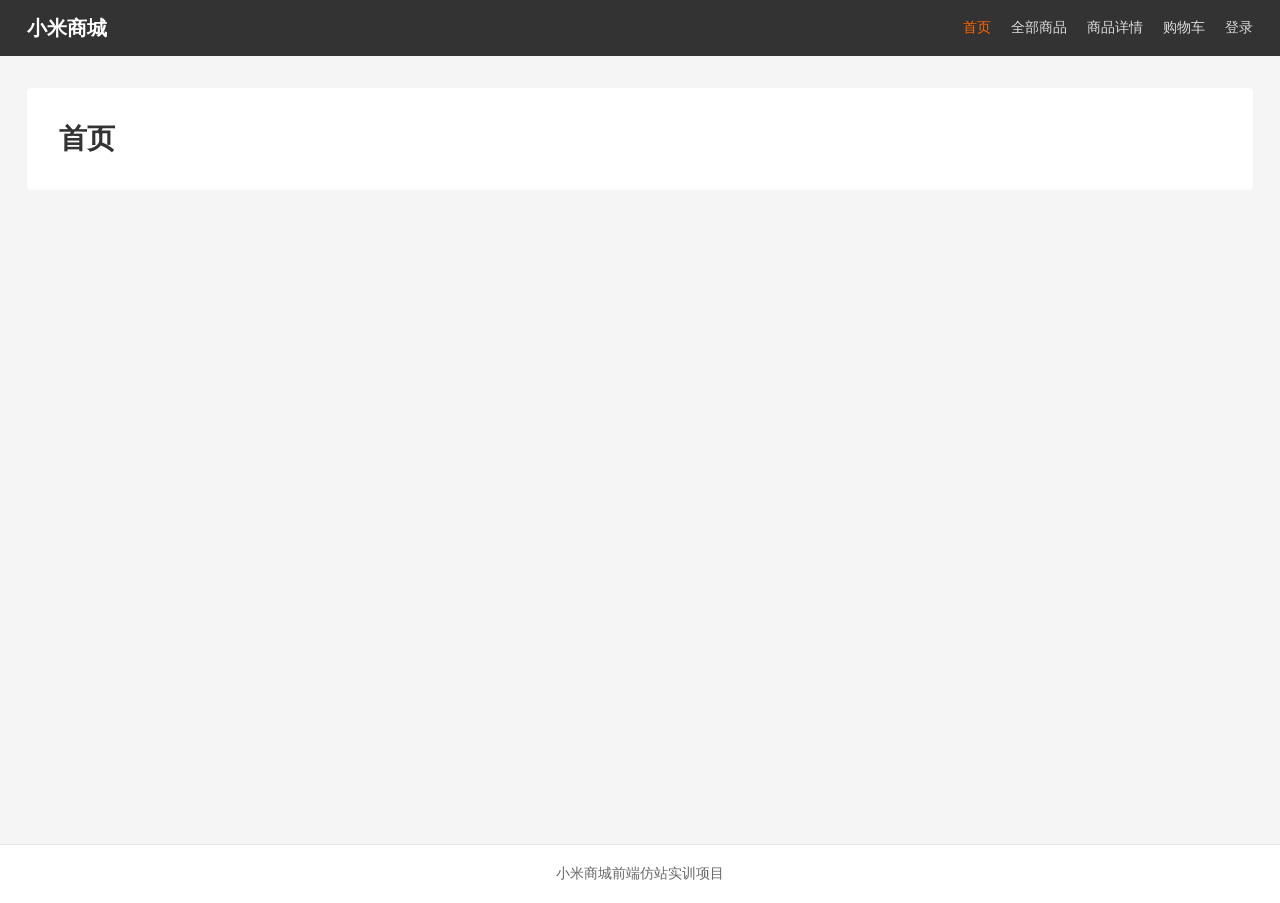
<file: index.html>
﻿<!DOCTYPE html>
<html lang="zh-CN">
<head>
    <meta charset="UTF-8">
    <meta name="viewport" content="width=device-width, initial-scale=1.0">
    <title>小米商城 - 首页</title>
    <link rel="stylesheet" href="css/style.css">
</head>
<body>
    <header class="site-header">
        <div class="container nav-box">
            <a class="logo" href="index.html">小米商城</a>
            <nav class="main-nav">
                <a class="active" href="index.html">首页</a>
                <a href="products.html">全部商品</a>
                <a href="detail.html">商品详情</a>
                <a href="cart.html">购物车</a>
                <a href="login.html">登录</a>
            </nav>
        </div>
    </header>

    <main class="container page-main">
        <section class="page-title">
            <h1>首页</h1>
        </section>

        <!-- 本页内容由对应负责人继续开发 -->
    </main>

    <footer class="site-footer">
        <div class="container">小米商城前端仿站实训项目</div>
    </footer>

    <script src="js/main.js"></script>
</body>
</html>
</file>
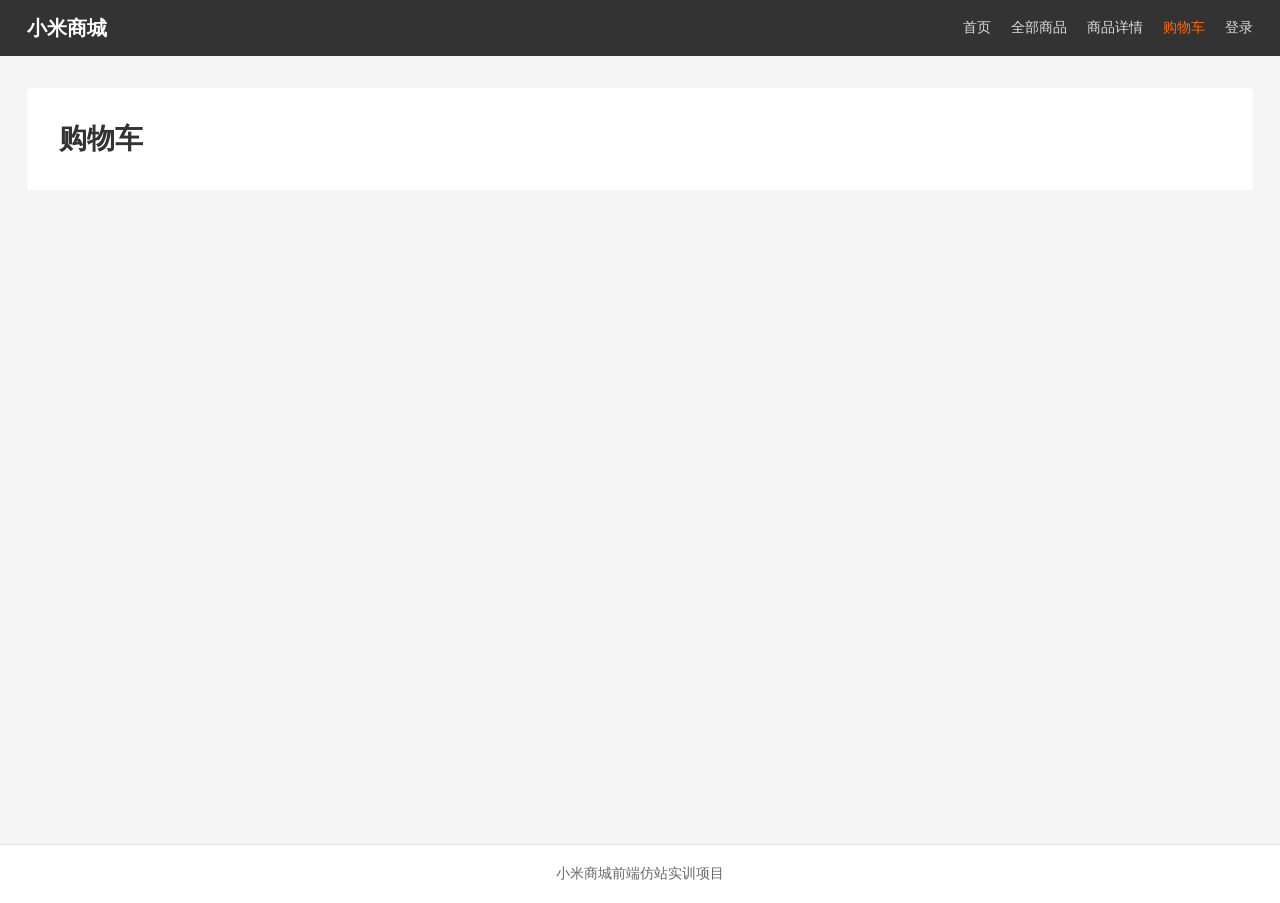
<file: cart.html>
﻿<!DOCTYPE html>
<html lang="zh-CN">
<head>
    <meta charset="UTF-8">
    <meta name="viewport" content="width=device-width, initial-scale=1.0">
    <title>小米商城 - 购物车</title>
    <link rel="stylesheet" href="css/style.css">
</head>
<body>
    <header class="site-header">
        <div class="container nav-box">
            <a class="logo" href="index.html">小米商城</a>
            <nav class="main-nav">
                <a href="index.html">首页</a>
                <a href="products.html">全部商品</a>
                <a href="detail.html">商品详情</a>
                <a class="active" href="cart.html">购物车</a>
                <a href="login.html">登录</a>
            </nav>
        </div>
    </header>

    <main class="container page-main">
        <section class="page-title">
            <h1>购物车</h1>
        </section>

        <!-- 本页内容由对应负责人继续开发 -->
    </main>

    <footer class="site-footer">
        <div class="container">小米商城前端仿站实训项目</div>
    </footer>

    <script src="js/main.js"></script>
</body>
</html>
</file>
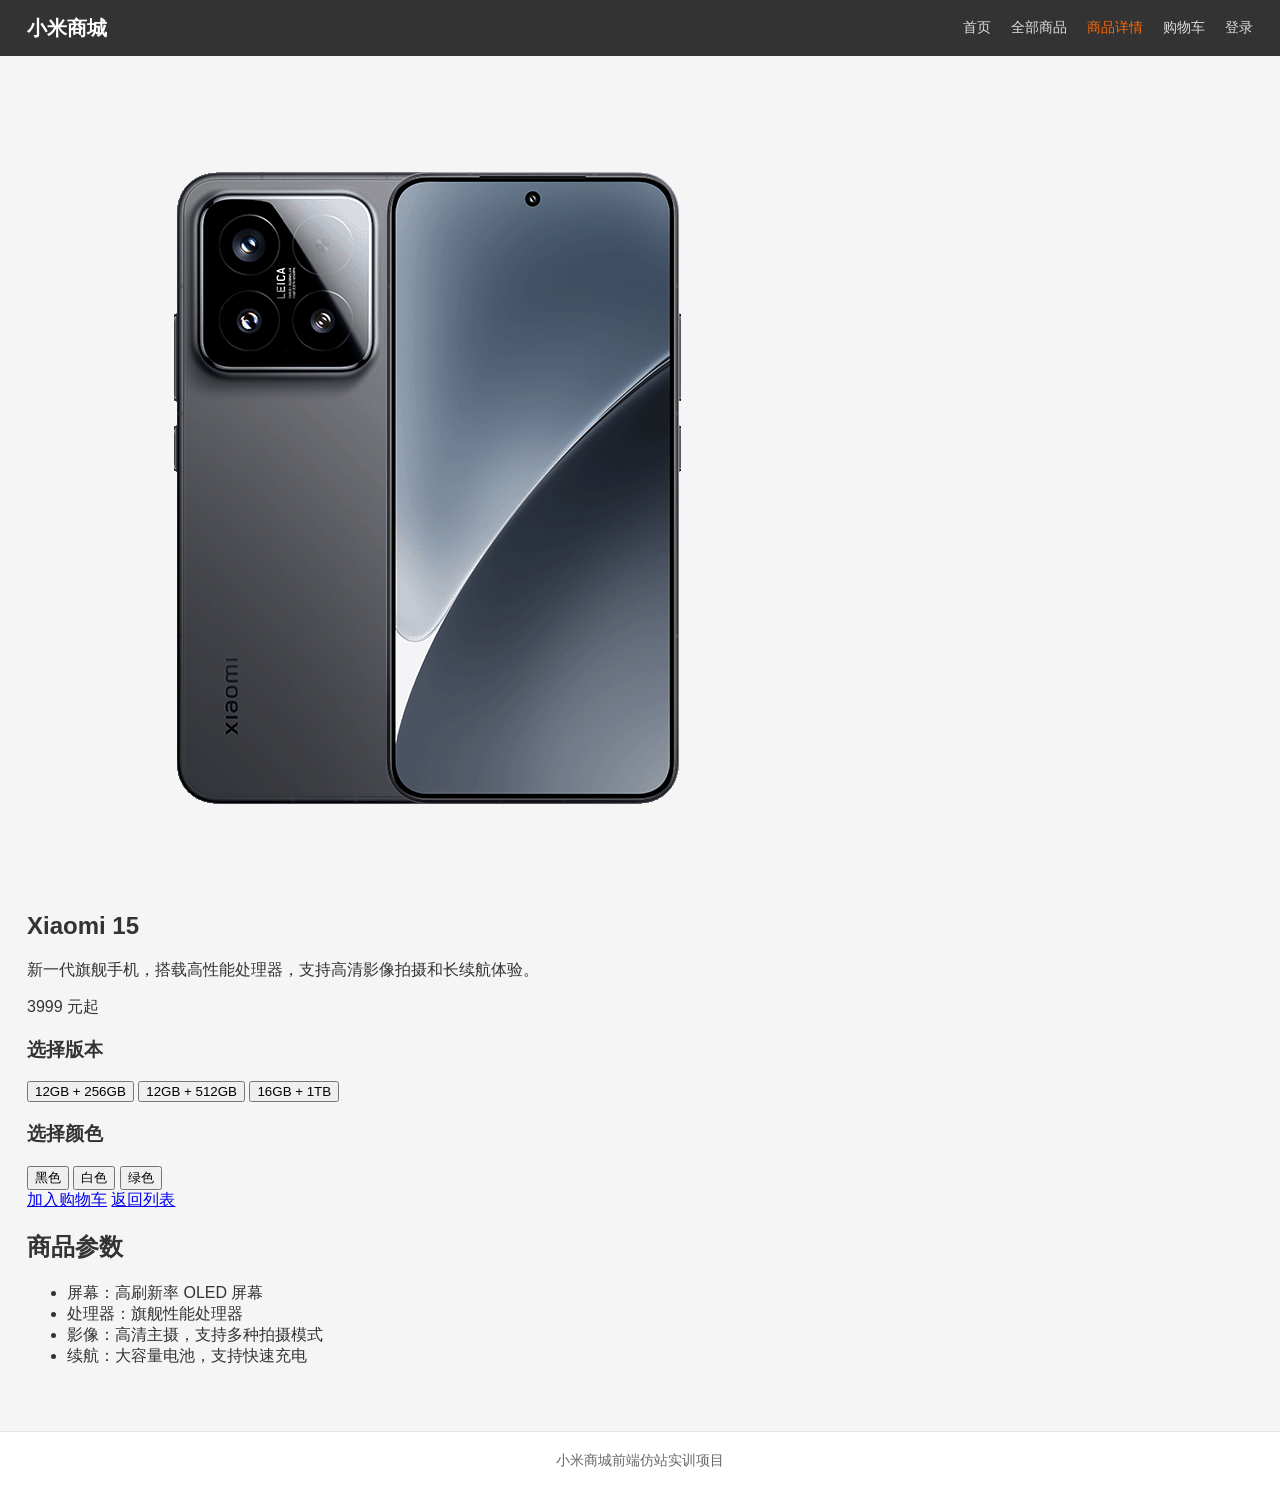
<file: detail.html>
<!DOCTYPE html>
<html lang="zh-CN">
<head>
    <meta charset="UTF-8">
    <meta name="viewport" content="width=device-width, initial-scale=1.0">
    <title>小米商城 - 商品详情</title>
    <link rel="stylesheet" href="css/style.css">
</head>
<body>
    <header class="site-header">
        <div class="container nav-box">
            <a class="logo" href="index.html">小米商城</a>
            <nav class="main-nav">
                <a href="index.html">首页</a>
                <a href="products.html">全部商品</a>
                <a class="active" href="detail.html">商品详情</a>
                <a href="cart.html">购物车</a>
                <a href="login.html">登录</a>
            </nav>
        </div>
    </header>

    <main class="container page-main">
        <section class="detail-box">
            <div class="detail-image">
                <div class="big-product-img"><img src="images\pms_1730124020.85532513.png" alt="Xiaomi 15" class="phone-img"></div>
            </div>

            <div class="detail-info">
                <h1>Xiaomi 15</h1>
                <p class="detail-desc">新一代旗舰手机，搭载高性能处理器，支持高清影像拍摄和长续航体验。</p>
                <p class="detail-price">3999 元起</p>

                <div class="option-group">
                    <h3>选择版本</h3>
                    <div class="option-list" data-group="ram">
                        <button class="option-btn active" type="button">12GB + 256GB</button>
                        <button class="option-btn" type="button">12GB + 512GB</button>
                        <button class="option-btn" type="button">16GB + 1TB</button>
                    </div>
                </div>

                <div class="option-group">
                    <h3>选择颜色</h3>
                    <div class="option-list" data-group="color">
                        <button class="option-btn active" type="button" data-img="images\pms_1730124020.85532513.png">黑色</button>
                        <button class="option-btn" type="button" data-img="images\pms_1730124020.81653464.png">白色</button>
                        <button class="option-btn" type="button" data-img="images\pms_1730124020.81975836.png">绿色</button>
                    </div>
                </div>

                <div class="detail-actions">
                    <a class="buy-button" href="cart.html">加入购物车</a>
                    <a class="back-button" href="products.html">返回列表</a>
                </div>
            </div>
        </section>

        <section class="detail-params">
            <h2>商品参数</h2>
            <ul>
                <li>屏幕：高刷新率 OLED 屏幕</li>
                <li>处理器：旗舰性能处理器</li>
                <li>影像：高清主摄，支持多种拍摄模式</li>
                <li>续航：大容量电池，支持快速充电</li>
            </ul>
        </section>
    </main>

    <footer class="site-footer">
        <div class="container">小米商城前端仿站实训项目</div>
    </footer>

    <script src="js/main.js"></script>
    <script>const imgBox = document.querySelector('.phone-img');

// 处理内存版本按钮
const ramBtns = document.querySelectorAll('[data-group="ram"] .option-btn');
ramBtns.forEach(btn => {
  btn.onclick = function(){
    ramBtns.forEach(b => b.classList.remove('active'));
    this.classList.add('active');
  }
})

// 处理颜色按钮（切换图片+本组选中）
const colorBtns = document.querySelectorAll('[data-group="color"] .option-btn');
colorBtns.forEach(btn => {
  btn.onclick = function(){
    colorBtns.forEach(b => b.classList.remove('active'));
    this.classList.add('active');
    imgBox.src = this.dataset.img;
  }
})</script>
</body>
</html>
</file>
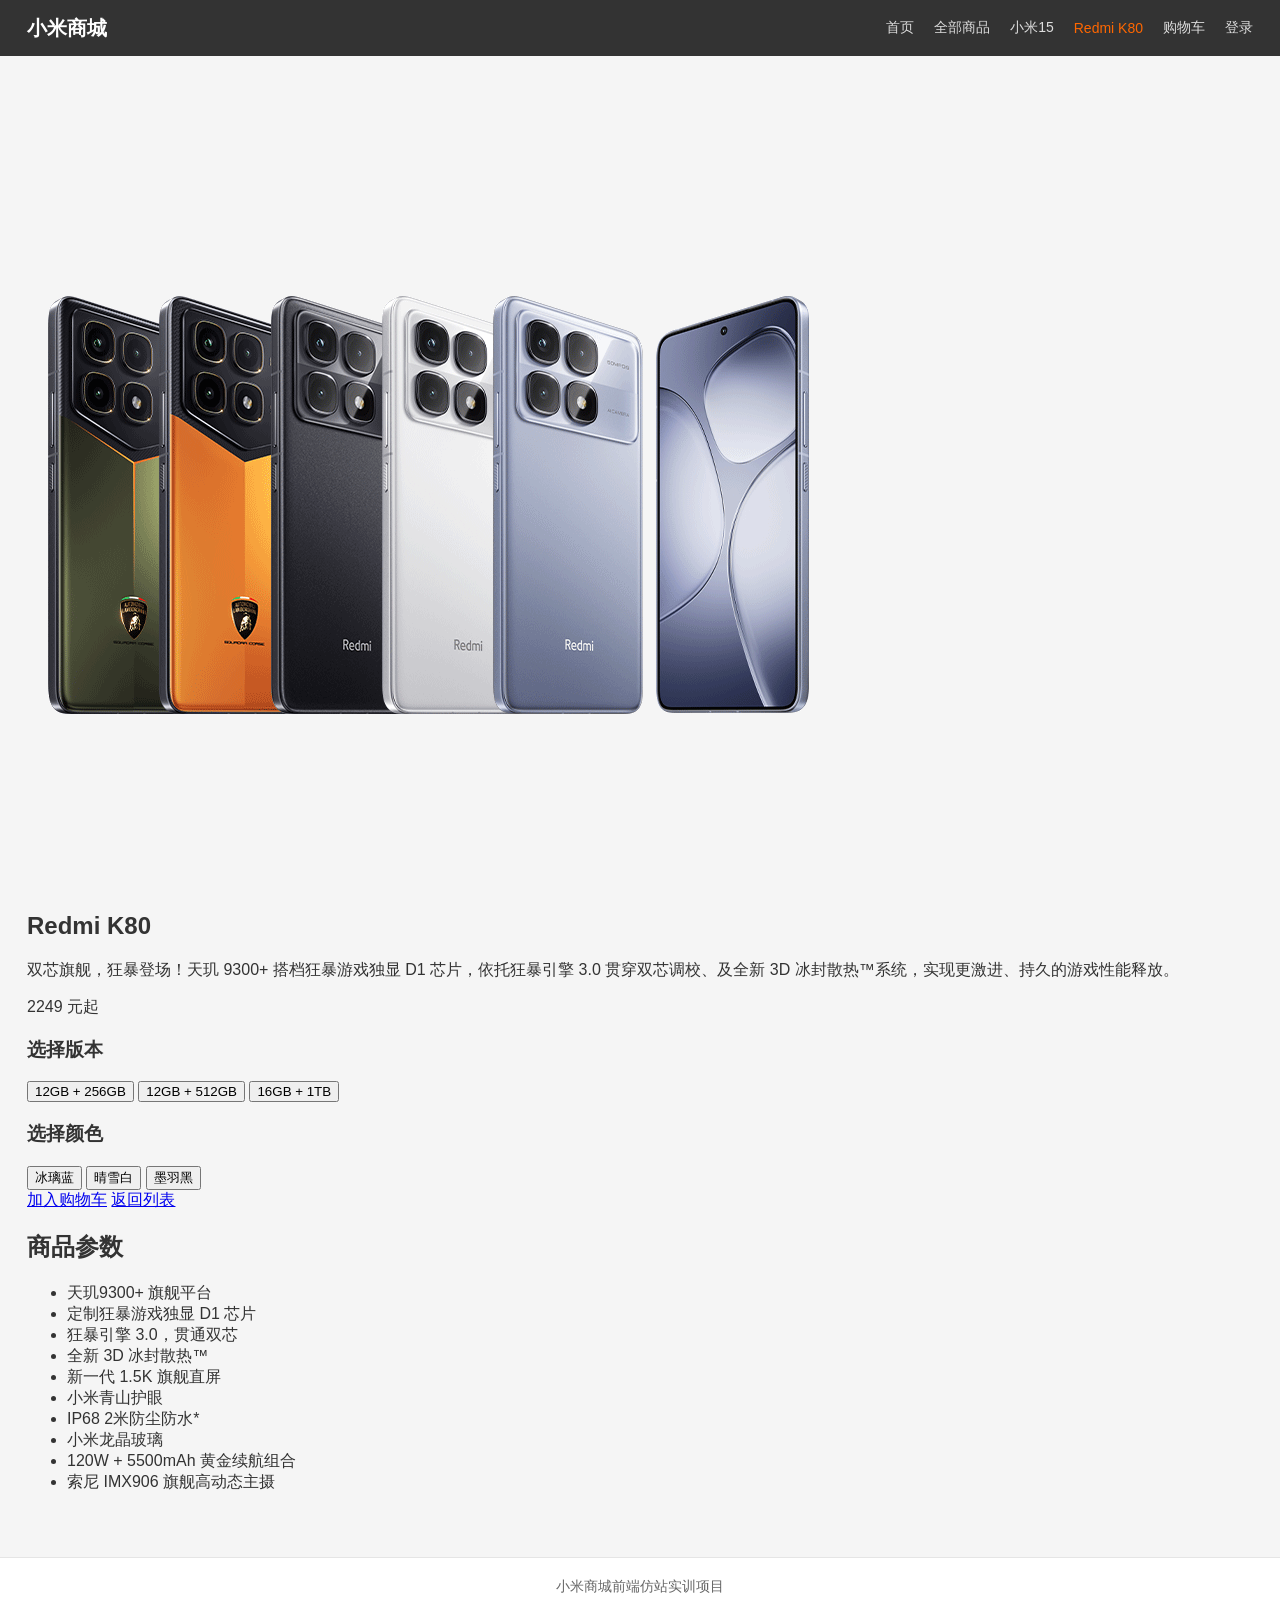
<file: detail2.html>
<!DOCTYPE html>
<html lang="zh-CN">
<head>
    <meta charset="UTF-8">
    <meta name="viewport" content="width=device-width, initial-scale=1.0">
    <title>小米商城 - Redmi K80 商品详情</title>
    <link rel="stylesheet" href="css/style.css">
</head>
<body>
    <header class="site-header">
        <div class="container nav-box">
            <a class="logo" href="index.html">小米商城</a>
            <nav class="main-nav">
                <a href="index.html">首页</a>
                <a href="products.html">全部商品</a>
                <a href="detail.html">小米15</a>
                <a class="active" href="detail2.html">Redmi K80</a>
                <a href="cart.html">购物车</a>
                <a href="login.html">登录</a>
            </nav>
        </div>
    </header>

    <main class="container page-main">
        <section class="detail-box">
            <div class="detail-image">
                <div class="big-product-img"><img src="images\pms_1721354062.86763245.png" alt="Redmi K80" class="phone-img"></div>
            </div>

            <div class="detail-info">
                <h1>Redmi K80</h1>
                <p class="detail-desc">双芯旗舰，狂暴登场！天玑 9300+ 搭档狂暴游戏独显 D1 芯片，依托狂暴引擎 3.0 贯穿双芯调校、及全新 3D 冰封散热™系统，实现更激进、持久的游戏性能释放。</p>
                <p class="detail-price">2249 元起</p>

                <div class="option-group">
                    <h3>选择版本</h3>
                    <div class="option-list" data-group="ram">
                        <button class="option-btn active" type="button">12GB + 256GB</button>
                        <button class="option-btn" type="button">12GB + 512GB</button>
                        <button class="option-btn" type="button">16GB + 1TB</button>
                    </div>
                </div>

                <div class="option-group">
                    <h3>选择颜色</h3>
                    <div class="option-list" data-group="color">
                        <button class="option-btn active" type="button" data-img="images\pms_1721354062.86763245.png">冰璃蓝</button>
                        <button class="option-btn" type="button" data-img="images\pms_1721354062.86763245.png">晴雪白</button>
                        <button class="option-btn" type="button" data-img="images\pms_1721354062.86763245.png">墨羽黑</button>
                    </div>
                </div>

                <div class="detail-actions">
                    <a class="buy-button" href="cart.html">加入购物车</a>
                    <a class="back-button" href="products.html">返回列表</a>
                </div>
            </div>
        </section>

        <section class="detail-params">
            <h2>商品参数</h2>
            <ul>
                <li>天玑9300+ 旗舰平台</li>
                <li>定制狂暴游戏独显 D1 芯片</li>
                <li>狂暴引擎 3.0，贯通双芯</li>
                <li>全新 3D 冰封散热™</li>
                <li>新一代 1.5K 旗舰直屏</li>
                <li>小米青山护眼</li>
                <li>IP68 2米防尘防水*</li>
                <li>小米龙晶玻璃</li>
                <li>120W + 5500mAh 黄金续航组合</li>
                <li>索尼 IMX906 旗舰高动态主摄</li>
            </ul>
        </section>
    </main>

    <footer class="site-footer">
        <div class="container">小米商城前端仿站实训项目</div>
    </footer>

    <script src="js/main.js"></script>
    <script>const imgBox = document.querySelector('.phone-img');

// 处理内存版本按钮
const ramBtns = document.querySelectorAll('[data-group="ram"] .option-btn');
ramBtns.forEach(btn => {
  btn.onclick = function(){
    ramBtns.forEach(b => b.classList.remove('active'));
    this.classList.add('active');
  }
})

// 处理颜色按钮（切换图片+本组选中）
const colorBtns = document.querySelectorAll('[data-group="color"] .option-btn');
colorBtns.forEach(btn => {
  btn.onclick = function(){
    colorBtns.forEach(b => b.classList.remove('active'));
    this.classList.add('active');
    imgBox.src = this.dataset.img;
  }
})</script>
</body>
</html>
</file>
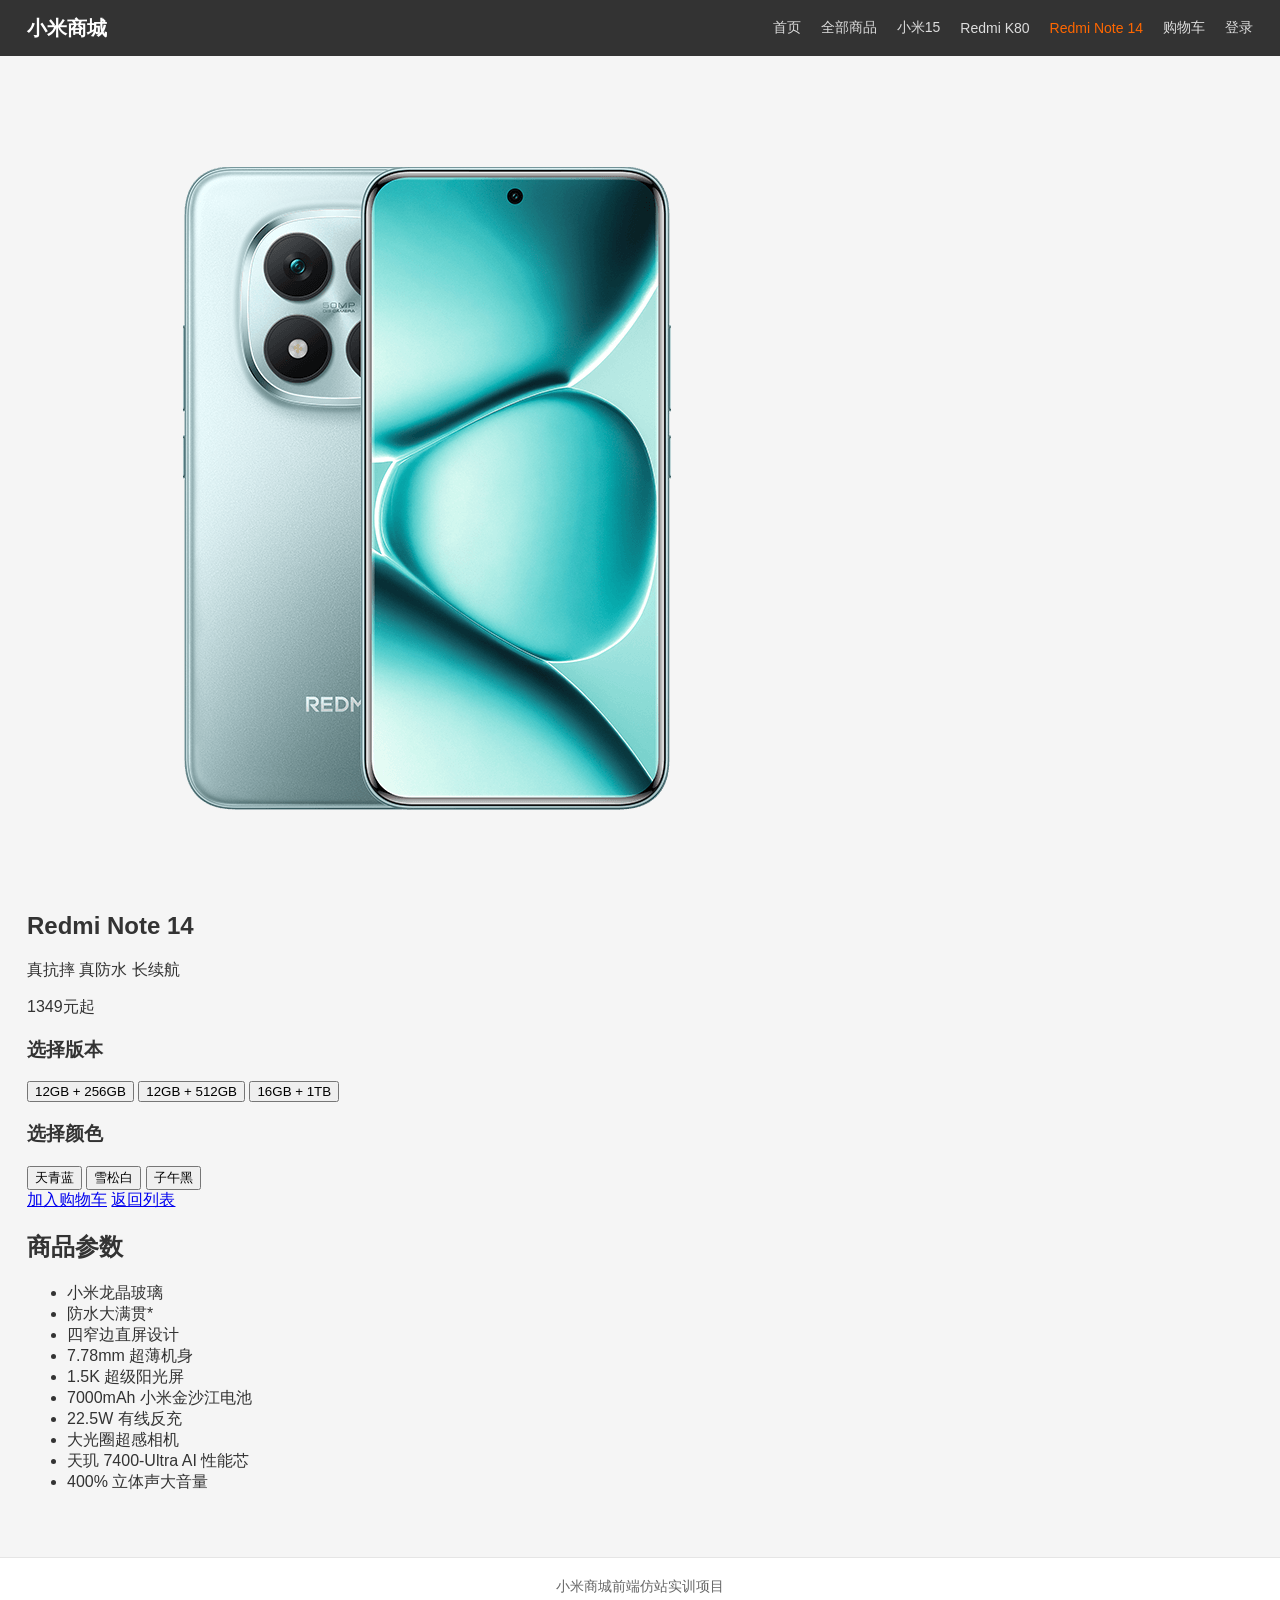
<file: detail3.html>
<!DOCTYPE html>
<html lang="zh-CN">
<head>
    <meta charset="UTF-8">
    <meta name="viewport" content="width=device-width, initial-scale=1.0">
    <title>小米商城 - Redmi Note 14 商品详情</title>
    <link rel="stylesheet" href="css/style.css">
</head>
<body>
    <header class="site-header">
        <div class="container nav-box">
            <a class="logo" href="index.html">小米商城</a>
            <nav class="main-nav">
                <a href="index.html">首页</a>
                <a href="products.html">全部商品</a>
                <a href="detail.html">小米15</a>
                <a href="detail2.html">Redmi K80</a>
                <a class="active" href="detail3.html">Redmi Note 14</a>
                <a href="cart.html">购物车</a>
                <a href="login.html">登录</a>
            </nav>
        </div>
    </header>

    <main class="container page-main">
        <section class="detail-box">
            <div class="detail-image">
                <div class="big-product-img"><img src="images\pms_1755595862.7071609.png" alt="Redmi Note 14" class="phone-img"></div>
            </div>

            <div class="detail-info">
                <h1>Redmi Note 14</h1>
                <p class="detail-desc">真抗摔 真防水 长续航</p>
                <p class="detail-price">1349元起</p>

                <div class="option-group">
                    <h3>选择版本</h3>
                    <div class="option-list" data-group="ram">
                        <button class="option-btn active" type="button">12GB + 256GB</button>
                        <button class="option-btn" type="button">12GB + 512GB</button>
                        <button class="option-btn" type="button">16GB + 1TB</button>
                    </div>
                </div>

                <div class="option-group">
                    <h3>选择颜色</h3>
                    <div class="option-list" data-group="color">
                        <button class="option-btn active" type="button" data-img="images\pms_1755595862.7071609.png">天青蓝</button>
                        <button class="option-btn" type="button" data-img="images\pms_1755595862.73738615.png">雪松白</button>
                        <button class="option-btn" type="button" data-img="images\pms_1755595862.79722837.png">子午黑</button>
                    </div>
                </div>

                <div class="detail-actions">
                    <a class="buy-button" href="cart.html">加入购物车</a>
                    <a class="back-button" href="products.html">返回列表</a>
                </div>
            </div>
        </section>

        <section class="detail-params">
            <h2>商品参数</h2>
            <ul>
                <li>小米龙晶玻璃</li>
                <li>防水大满贯*</li>
                <li>四窄边直屏设计</li>
                <li>7.78mm 超薄机身</li>
                <li>1.5K 超级阳光屏</li>
                <li>7000mAh 小米金沙江电池</li>
                <li>22.5W 有线反充</li>
                <li>大光圈超感相机</li>
                <li>天玑 7400-Ultra AI 性能芯</li>
                <li>400% 立体声大音量</li>
            </ul>
        </section>
    </main>

    <footer class="site-footer">
        <div class="container">小米商城前端仿站实训项目</div>
    </footer>

    <script src="js/main.js"></script>
    <script>const imgBox = document.querySelector('.phone-img');

// 处理内存版本按钮
const ramBtns = document.querySelectorAll('[data-group="ram"] .option-btn');
ramBtns.forEach(btn => {
  btn.onclick = function(){
    ramBtns.forEach(b => b.classList.remove('active'));
    this.classList.add('active');
  }
})

// 处理颜色按钮（切换图片+本组选中）
const colorBtns = document.querySelectorAll('[data-group="color"] .option-btn');
colorBtns.forEach(btn => {
  btn.onclick = function(){
    colorBtns.forEach(b => b.classList.remove('active'));
    this.classList.add('active');
    imgBox.src = this.dataset.img;
  }
})</script>
</body>
</html>
</file>
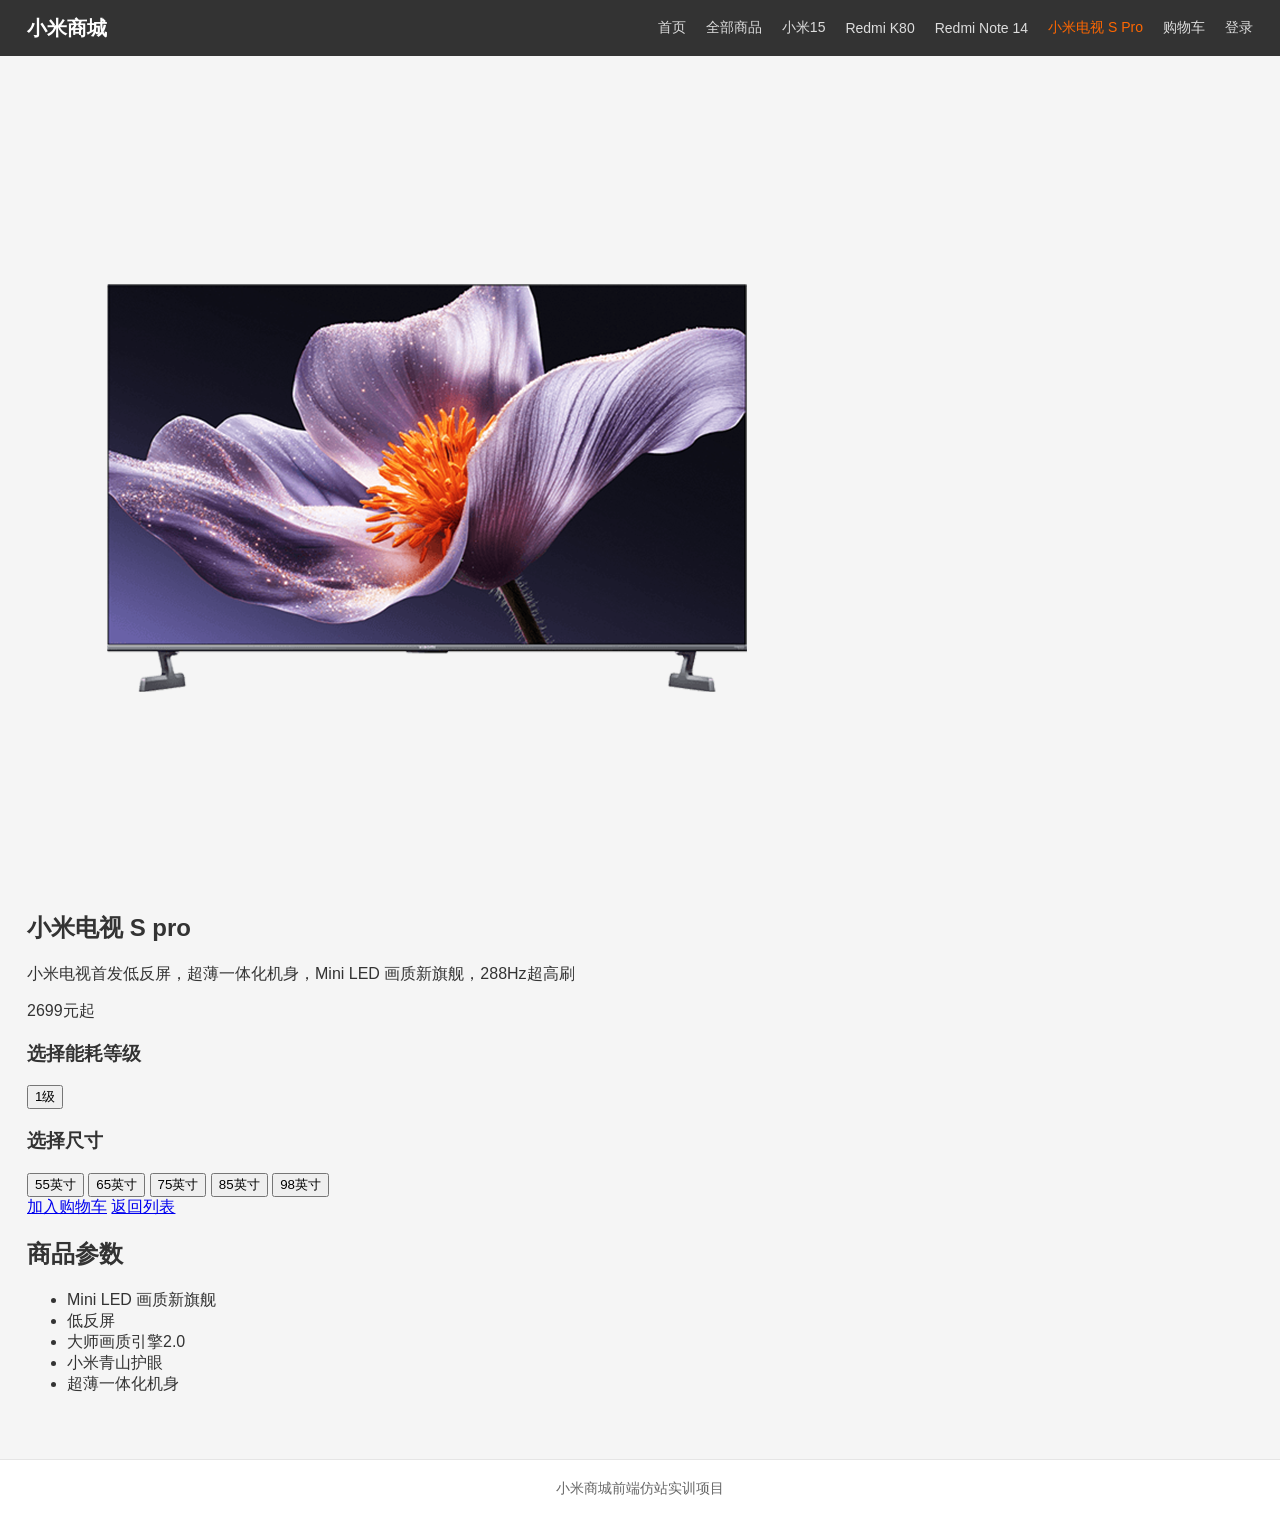
<file: detail4.html>
<!DOCTYPE html>
<html lang="zh-CN">
<head>
    <meta charset="UTF-8">
    <meta name="viewport" content="width=device-width, initial-scale=1.0">
    <title>小米商城 - 小米电视 S Pro 商品详情</title>
    <link rel="stylesheet" href="css/style.css">
</head>
<body>
    <header class="site-header">
        <div class="container nav-box">
            <a class="logo" href="index.html">小米商城</a>
            <nav class="main-nav">
                <a href="index.html">首页</a>
                <a href="products.html">全部商品</a>
                <a href="detail.html">小米15</a>
                <a href="detail2.html">Redmi K80</a>
                <a href="detail3.html">Redmi Note 14</a>
                <a class="active" href="detail4.html">小米电视 S Pro</a>
                <a href="cart.html">购物车</a>
                <a href="login.html">登录</a>
            </nav>
        </div>
    </header>

    <main class="container page-main">
        <section class="detail-box">
            <div class="detail-image">
                <div class="big-product-img"><img src="images\电视.png" alt="小米电视 S Pro" class="phone-img"></div>
            </div>

            <div class="detail-info">
                <h1>小米电视 S pro</h1>
                <p class="detail-desc">小米电视首发低反屏，超薄一体化机身，Mini LED 画质新旗舰，288Hz超高刷</p>
                <p class="detail-price">2699元起</p>

                <div class="option-group">
                    <h3>选择能耗等级</h3>
                    <div class="option-list" data-group="ram">
                        <button class="option-btn active" type="button">1级</button>
                    </div>
                </div>

                <div class="option-group">
                    <h3>选择尺寸</h3>
                    <div class="option-list" data-group="color">
                        <button class="option-btn active" type="button" data-img="images\电视.png">55英寸</button>
                        <button class="option-btn" type="button" data-img="images\电视.png">65英寸</button>
                        <button class="option-btn" type="button" data-img="images\电视.png">75英寸</button>
                        <button class="option-btn" type="button" data-img="images\电视.png">85英寸</button>
                        <button class="option-btn" type="button" data-img="images\电视.png">98英寸</button>
                    </div>
                </div>

                <div class="detail-actions">
                    <a class="buy-button" href="cart.html">加入购物车</a>
                    <a class="back-button" href="products.html">返回列表</a>
                </div>
            </div>
        </section>

        <section class="detail-params">
            <h2>商品参数</h2>
            <ul>
                <li>Mini LED 画质新旗舰</li>
                <li>低反屏</li>
                <li>大师画质引擎2.0</li>
                <li>小米青山护眼</li>
                <li>超薄一体化机身</li>
            </ul>
        </section>
    </main>

    <footer class="site-footer">
        <div class="container">小米商城前端仿站实训项目</div>
    </footer>

    <script src="js/main.js"></script>
    <script>const imgBox = document.querySelector('.phone-img');

// 处理内存版本按钮
const ramBtns = document.querySelectorAll('[data-group="ram"] .option-btn');
ramBtns.forEach(btn => {
  btn.onclick = function(){
    ramBtns.forEach(b => b.classList.remove('active'));
    this.classList.add('active');
  }
})

// 处理颜色按钮（切换图片+本组选中）
const colorBtns = document.querySelectorAll('[data-group="color"] .option-btn');
colorBtns.forEach(btn => {
  btn.onclick = function(){
    colorBtns.forEach(b => b.classList.remove('active'));
    this.classList.add('active');
    imgBox.src = this.dataset.img;
  }
})</script>
</body>
</html>
</file>
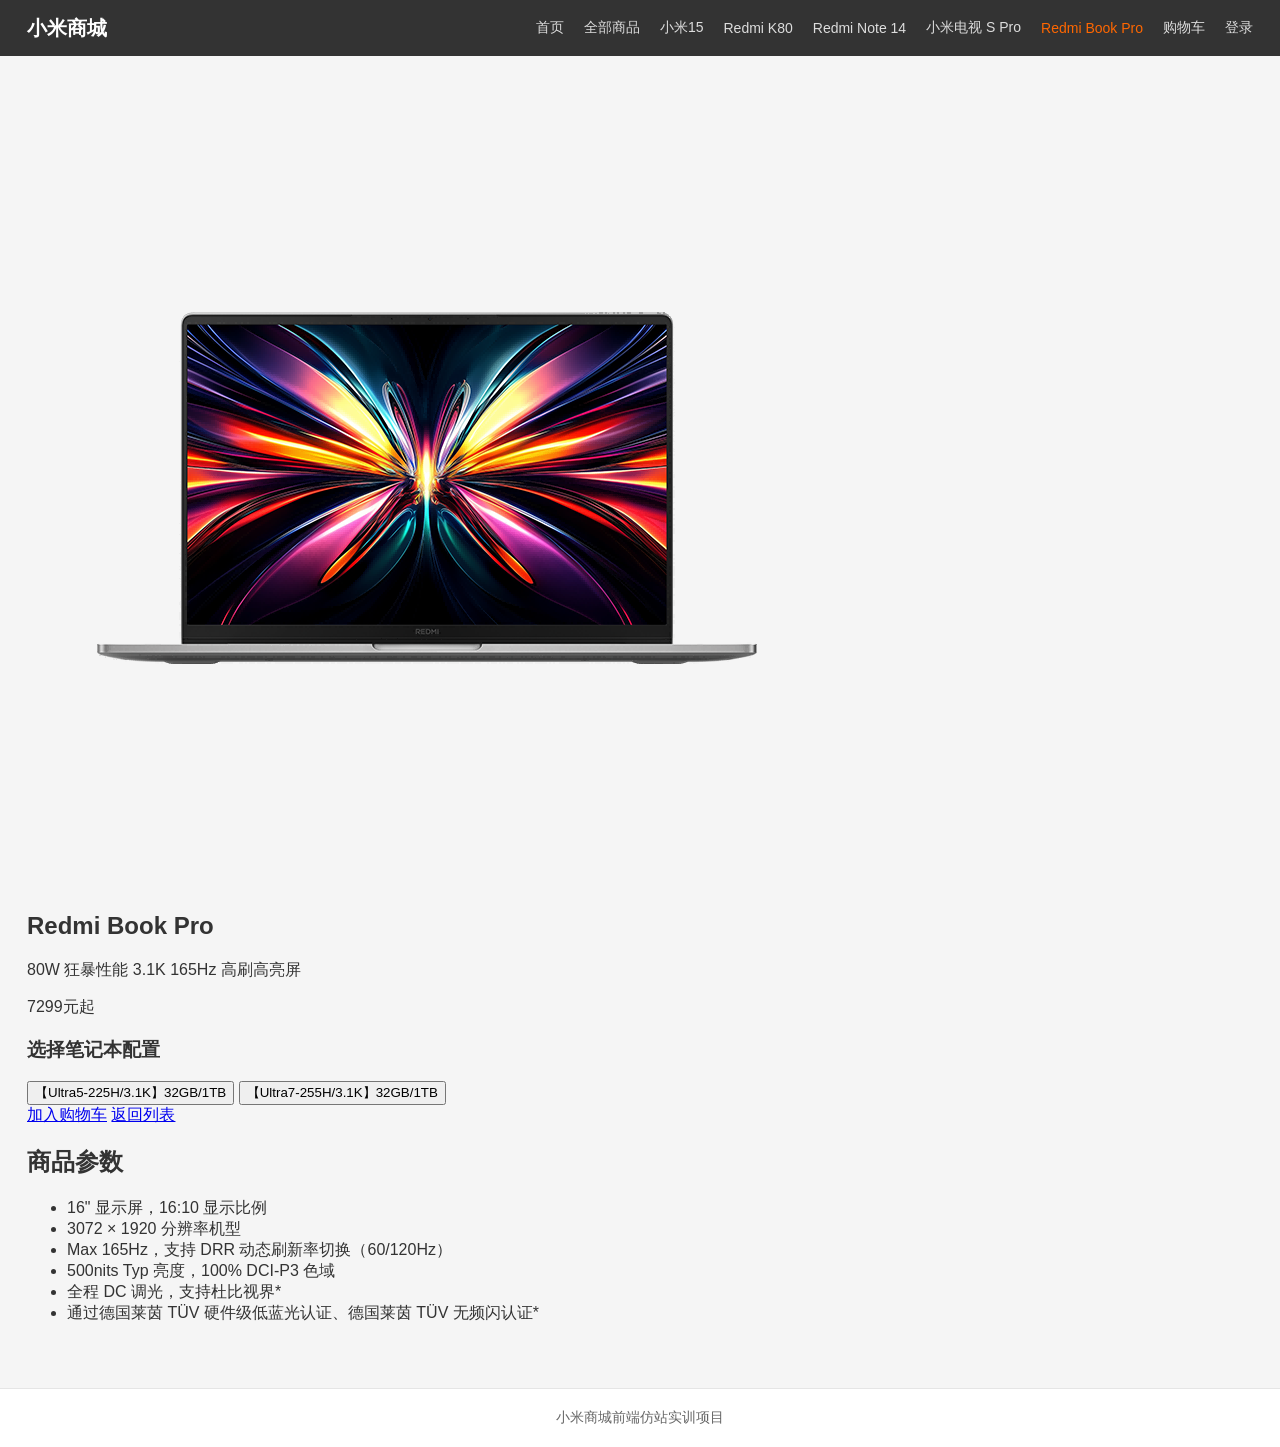
<file: detail5.html>
<!DOCTYPE html>
<html lang="zh-CN">
<head>
    <meta charset="UTF-8">
    <meta name="viewport" content="width=device-width, initial-scale=1.0">
    <title>小米商城 - Redmi Book Pro 商品详情</title>
    <link rel="stylesheet" href="css/style.css">
</head>
<body>
    <header class="site-header">
        <div class="container nav-box">
            <a class="logo" href="index.html">小米商城</a>
            <nav class="main-nav">
                <a href="index.html">首页</a>
                <a href="products.html">全部商品</a>
                <a href="detail.html">小米15</a>
                <a href="detail2.html">Redmi K80</a>
                <a href="detail3.html">Redmi Note 14</a>
                <a href="detail4.html">小米电视 S Pro</a>
                <a class="active" href="detail5.html">Redmi Book Pro</a>
                <a href="cart.html">购物车</a>
                <a href="login.html">登录</a>
            </nav>
        </div>
    </header>

    <main class="container page-main">
        <section class="detail-box">
            <div class="detail-image">
                <div class="big-product-img"><img src="images\pms_1744870429.13185766.png" alt="Redmi Book Pro" class="phone-img"></div>
            </div>

            <div class="detail-info">
                <h1>Redmi Book Pro</h1>
                <p class="detail-desc">80W 狂暴性能 3.1K 165Hz 高刷高亮屏</p>
                <p class="detail-price">7299元起</p>

                <div class="option-group">
                    <h3>选择笔记本配置</h3>
                    <div class="option-list" data-group="ram">
                        <button class="option-btn active" type="button" data-img="images\pms_1744870429.13185766.png">【Ultra5-225H/3.1K】32GB/1TB</button>
                        <button class="option-btn" type="button" data-img="images\pms_1744870429.13185766.png">【Ultra7-255H/3.1K】32GB/1TB</button>
                    </div>
                </div>

                <div class="detail-actions">
                    <a class="buy-button" href="cart.html">加入购物车</a>
                    <a class="back-button" href="products.html">返回列表</a>
                </div>
            </div>
        </section>

        <section class="detail-params">
            <h2>商品参数</h2>
            <ul>
                <li>16" 显示屏，16:10 显示比例</li>
                <li>3072 × 1920 分辨率机型</li>
                <li>Max 165Hz，支持 DRR 动态刷新率切换（60/120Hz）</li>
                <li>500nits Typ 亮度，100% DCI-P3 色域</li>
                <li>全程 DC 调光，支持杜比视界*</li>
                <li>通过德国莱茵 TÜV 硬件级低蓝光认证、德国莱茵 TÜV 无频闪认证*</li>
            </ul>
        </section>
    </main>

    <footer class="site-footer">
        <div class="container">小米商城前端仿站实训项目</div>
    </footer>

    <script src="js/main.js"></script>
    <script>const imgBox = document.querySelector('.phone-img');

// 处理内存版本按钮
const ramBtns = document.querySelectorAll('[data-group="ram"] .option-btn');
ramBtns.forEach(btn => {
  btn.onclick = function(){
    ramBtns.forEach(b => b.classList.remove('active'));
    this.classList.add('active');
  }
})

// 处理颜色按钮（切换图片+本组选中）
const colorBtns = document.querySelectorAll('[data-group="color"] .option-btn');
colorBtns.forEach(btn => {
  btn.onclick = function(){
    colorBtns.forEach(b => b.classList.remove('active'));
    this.classList.add('active');
    imgBox.src = this.dataset.img;
  }
})</script>
</body>
</html>
</file>
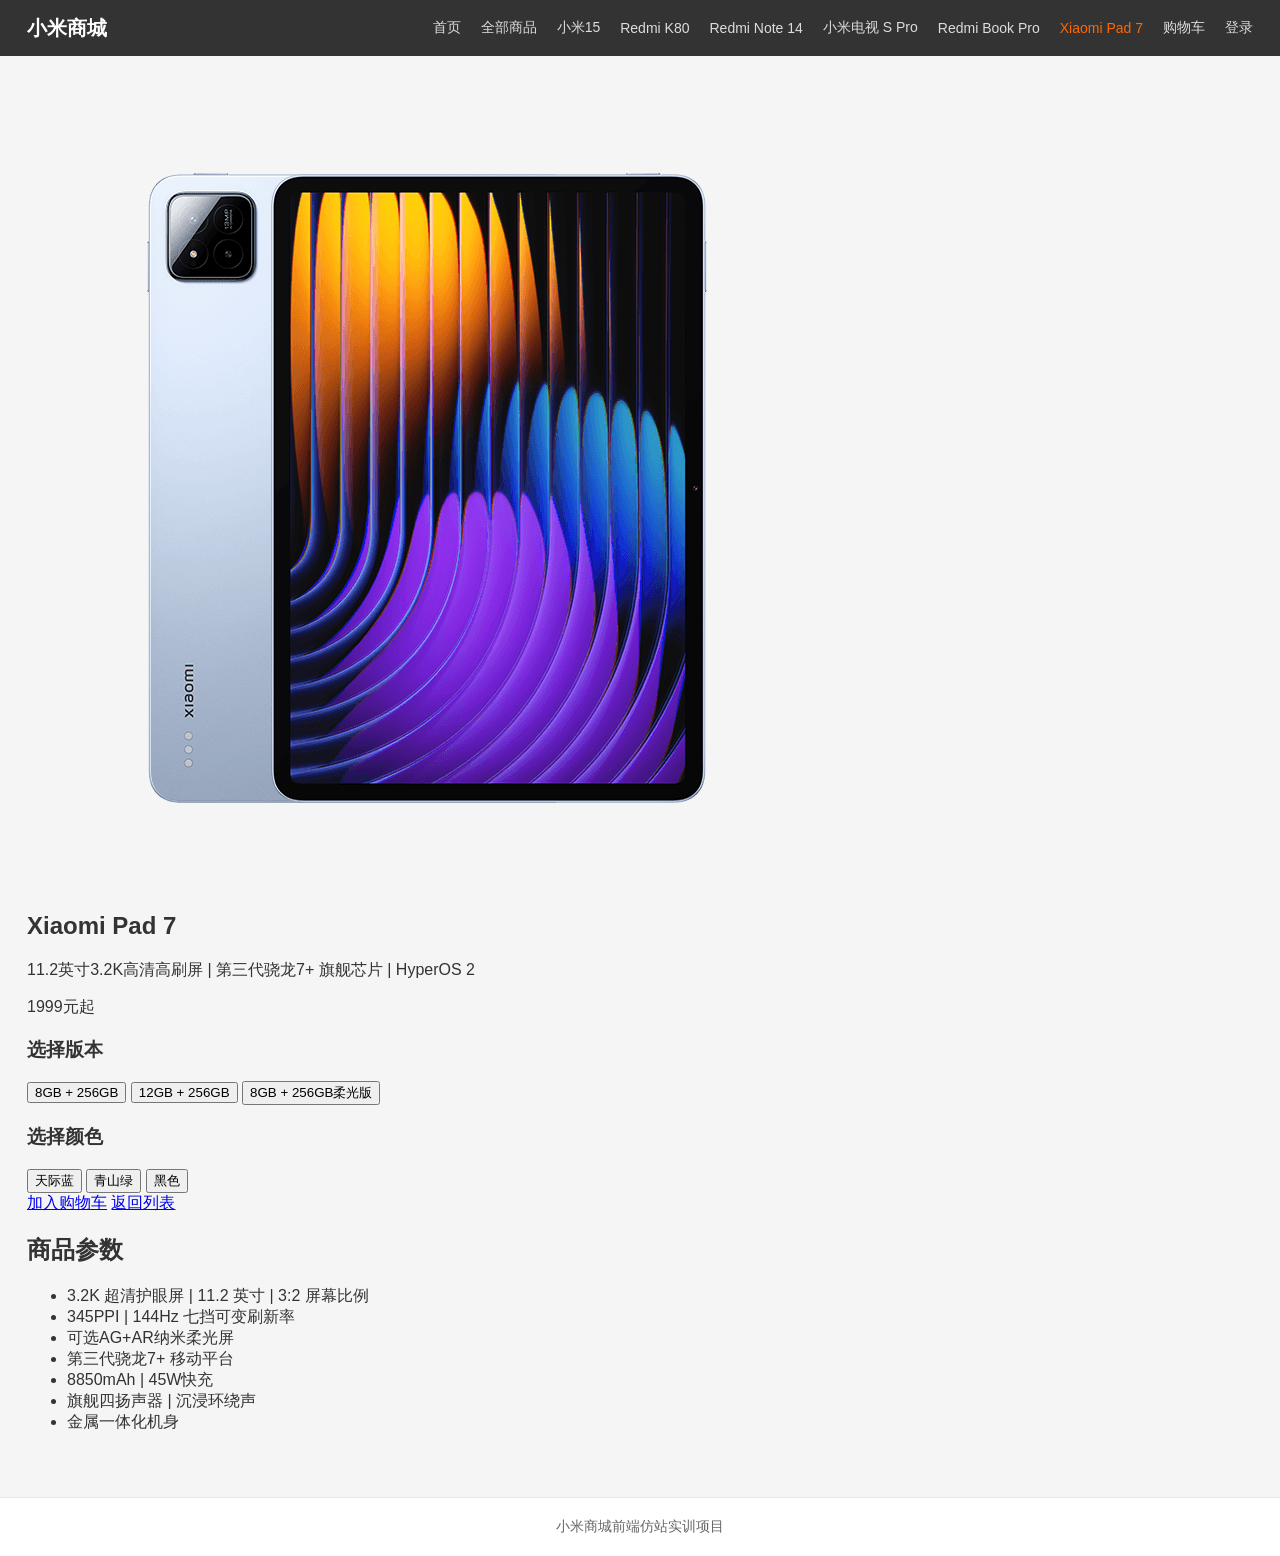
<file: detail6.html>
<!DOCTYPE html>
<html lang="zh-CN">
<head>
    <meta charset="UTF-8">
    <meta name="viewport" content="width=device-width, initial-scale=1.0">
    <title>小米商城 - Xiaomi Pad 7 商品详情</title>
    <link rel="stylesheet" href="css/style.css">
</head>
<body>
    <header class="site-header">
        <div class="container nav-box">
            <a class="logo" href="index.html">小米商城</a>
            <nav class="main-nav">
                <a href="index.html">首页</a>
                <a href="products.html">全部商品</a>
                <a href="detail.html">小米15</a>
                <a href="detail2.html">Redmi K80</a>
                <a href="detail3.html">Redmi Note 14</a>
                <a href="detail4.html">小米电视 S Pro</a>
                <a href="detail5.html">Redmi Book Pro</a>
                <a class="active" href="detail6.html">Xiaomi Pad 7</a>
                <a href="cart.html">购物车</a>
                <a href="login.html">登录</a>
            </nav>
        </div>
    </header>

    <main class="container page-main">
        <section class="detail-box">
            <div class="detail-image">
                <div class="big-product-img"><img src="images\pms_1755688241.06239737.png" alt="Xiaomi Pad 7" class="phone-img"></div>
            </div>

            <div class="detail-info">
                <h1>Xiaomi Pad 7</h1>
                <p class="detail-desc">11.2英寸3.2K高清高刷屏 | 第三代骁龙7+ 旗舰芯片 | HyperOS 2</p>
                <p class="detail-price">1999元起</p>

                <div class="option-group">
                    <h3>选择版本</h3>
                    <div class="option-list" data-group="ram">
                        <button class="option-btn active" type="button">8GB + 256GB</button>
                        <button class="option-btn" type="button">12GB + 256GB</button>
                        <button class="option-btn" type="button">8GB + 256GB柔光版</button>
                    </div>
                </div>

                <div class="option-group">
                    <h3>选择颜色</h3>
                    <div class="option-list" data-group="color">
                        <button class="option-btn active" type="button" data-img="images\pms_1755688241.06239737.png">天际蓝</button>
                        <button class="option-btn" type="button" data-img="images\pms_1755688241.13621919.png">青山绿</button>
                        <button class="option-btn" type="button" data-img="images\pms_1755688241.06357733.png">黑色</button>
                    </div>
                </div>

                <div class="detail-actions">
                    <a class="buy-button" href="cart.html">加入购物车</a>
                    <a class="back-button" href="products.html">返回列表</a>
                </div>
            </div>
        </section>

        <section class="detail-params">
            <h2>商品参数</h2>
            <ul>
                <li>3.2K 超清护眼屏 | 11.2 英寸 | 3:2 屏幕比例 </li>
                <li>345PPI | 144Hz 七挡可变刷新率</li>
                <li>可选AG+AR纳米柔光屏</li>
                <li>第三代骁龙7+ 移动平台</li>
                <li>8850mAh | 45W快充</li>
                <li>旗舰四扬声器 | 沉浸环绕声</li>
                <li>金属一体化机身</li>
            </ul>
        </section>
    </main>

    <footer class="site-footer">
        <div class="container">小米商城前端仿站实训项目</div>
    </footer>

    <script src="js/main.js"></script>
    <script>const imgBox = document.querySelector('.phone-img');

// 处理内存版本按钮
const ramBtns = document.querySelectorAll('[data-group="ram"] .option-btn');
ramBtns.forEach(btn => {
  btn.onclick = function(){
    ramBtns.forEach(b => b.classList.remove('active'));
    this.classList.add('active');
  }
})

// 处理颜色按钮（切换图片+本组选中）
const colorBtns = document.querySelectorAll('[data-group="color"] .option-btn');
colorBtns.forEach(btn => {
  btn.onclick = function(){
    colorBtns.forEach(b => b.classList.remove('active'));
    this.classList.add('active');
    imgBox.src = this.dataset.img;
  }
})</script>
</body>
</html>
</file>
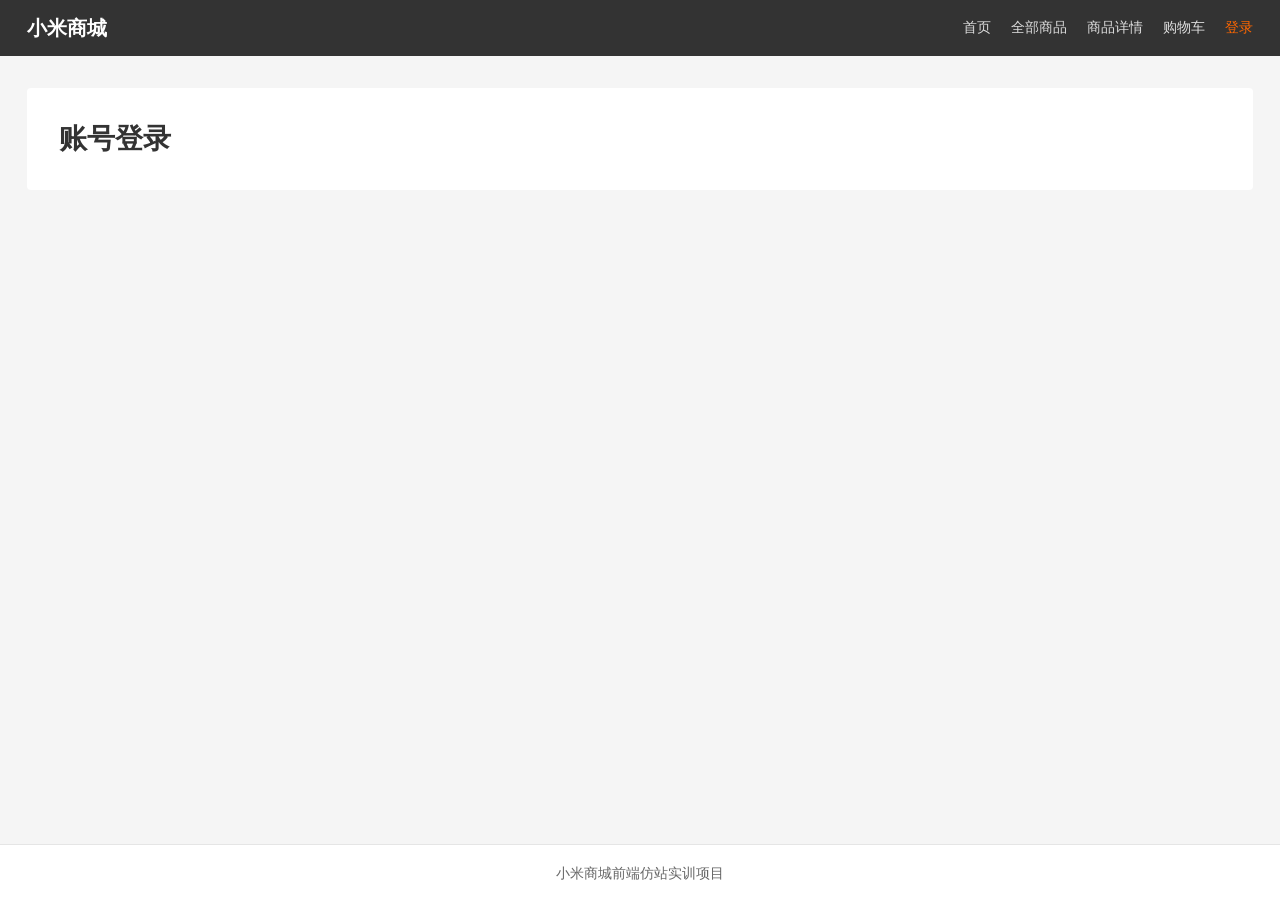
<file: login.html>
﻿<!DOCTYPE html>
<html lang="zh-CN">
<head>
    <meta charset="UTF-8">
    <meta name="viewport" content="width=device-width, initial-scale=1.0">
    <title>小米商城 - 登录</title>
    <link rel="stylesheet" href="css/style.css">
</head>
<body>
    <header class="site-header">
        <div class="container nav-box">
            <a class="logo" href="index.html">小米商城</a>
            <nav class="main-nav">
                <a href="index.html">首页</a>
                <a href="products.html">全部商品</a>
                <a href="detail.html">商品详情</a>
                <a href="cart.html">购物车</a>
                <a class="active" href="login.html">登录</a>
            </nav>
        </div>
    </header>

    <main class="container page-main">
        <section class="page-title">
            <h1>账号登录</h1>
        </section>

        <!-- 本页内容由对应负责人继续开发 -->
    </main>

    <footer class="site-footer">
        <div class="container">小米商城前端仿站实训项目</div>
    </footer>

    <script src="js/main.js"></script>
</body>
</html>
</file>
<file: css/style.css>
﻿* {
    box-sizing: border-box;
}

body {
    margin: 0;
    font-family: Arial, "Microsoft YaHei", sans-serif;
    color: #333;
    background: #f5f5f5;
}

.container {
    width: min(1226px, calc(100% - 32px));
    margin: 0 auto;
}

.site-header {
    background: #333;
    color: #fff;
}

.nav-box {
    display: flex;
    align-items: center;
    justify-content: space-between;
    min-height: 56px;
    gap: 24px;
}

.logo {
    color: #fff;
    text-decoration: none;
    font-size: 20px;
    font-weight: 700;
}

.main-nav {
    display: flex;
    align-items: center;
    gap: 20px;
    flex-wrap: wrap;
}

.main-nav a {
    color: #ddd;
    text-decoration: none;
    font-size: 14px;
}

.main-nav a:hover,
.main-nav a.active {
    color: #ff6700;
}

.page-main {
    min-height: calc(100vh - 112px);
    padding: 32px 0 48px;
}

.page-title {
    background: #fff;
    padding: 32px;
    border-radius: 4px;
}

.page-title h1 {
    margin: 0;
    font-size: 28px;
    font-weight: 600;
}

.site-footer {
    background: #fff;
    border-top: 1px solid #e5e5e5;
    color: #666;
    font-size: 14px;
    padding: 20px 0;
    text-align: center;
}

@media (max-width: 640px) {
    .nav-box {
        align-items: flex-start;
        flex-direction: column;
        padding: 14px 0;
    }

    .main-nav {
        gap: 12px;
    }
}
</file>
